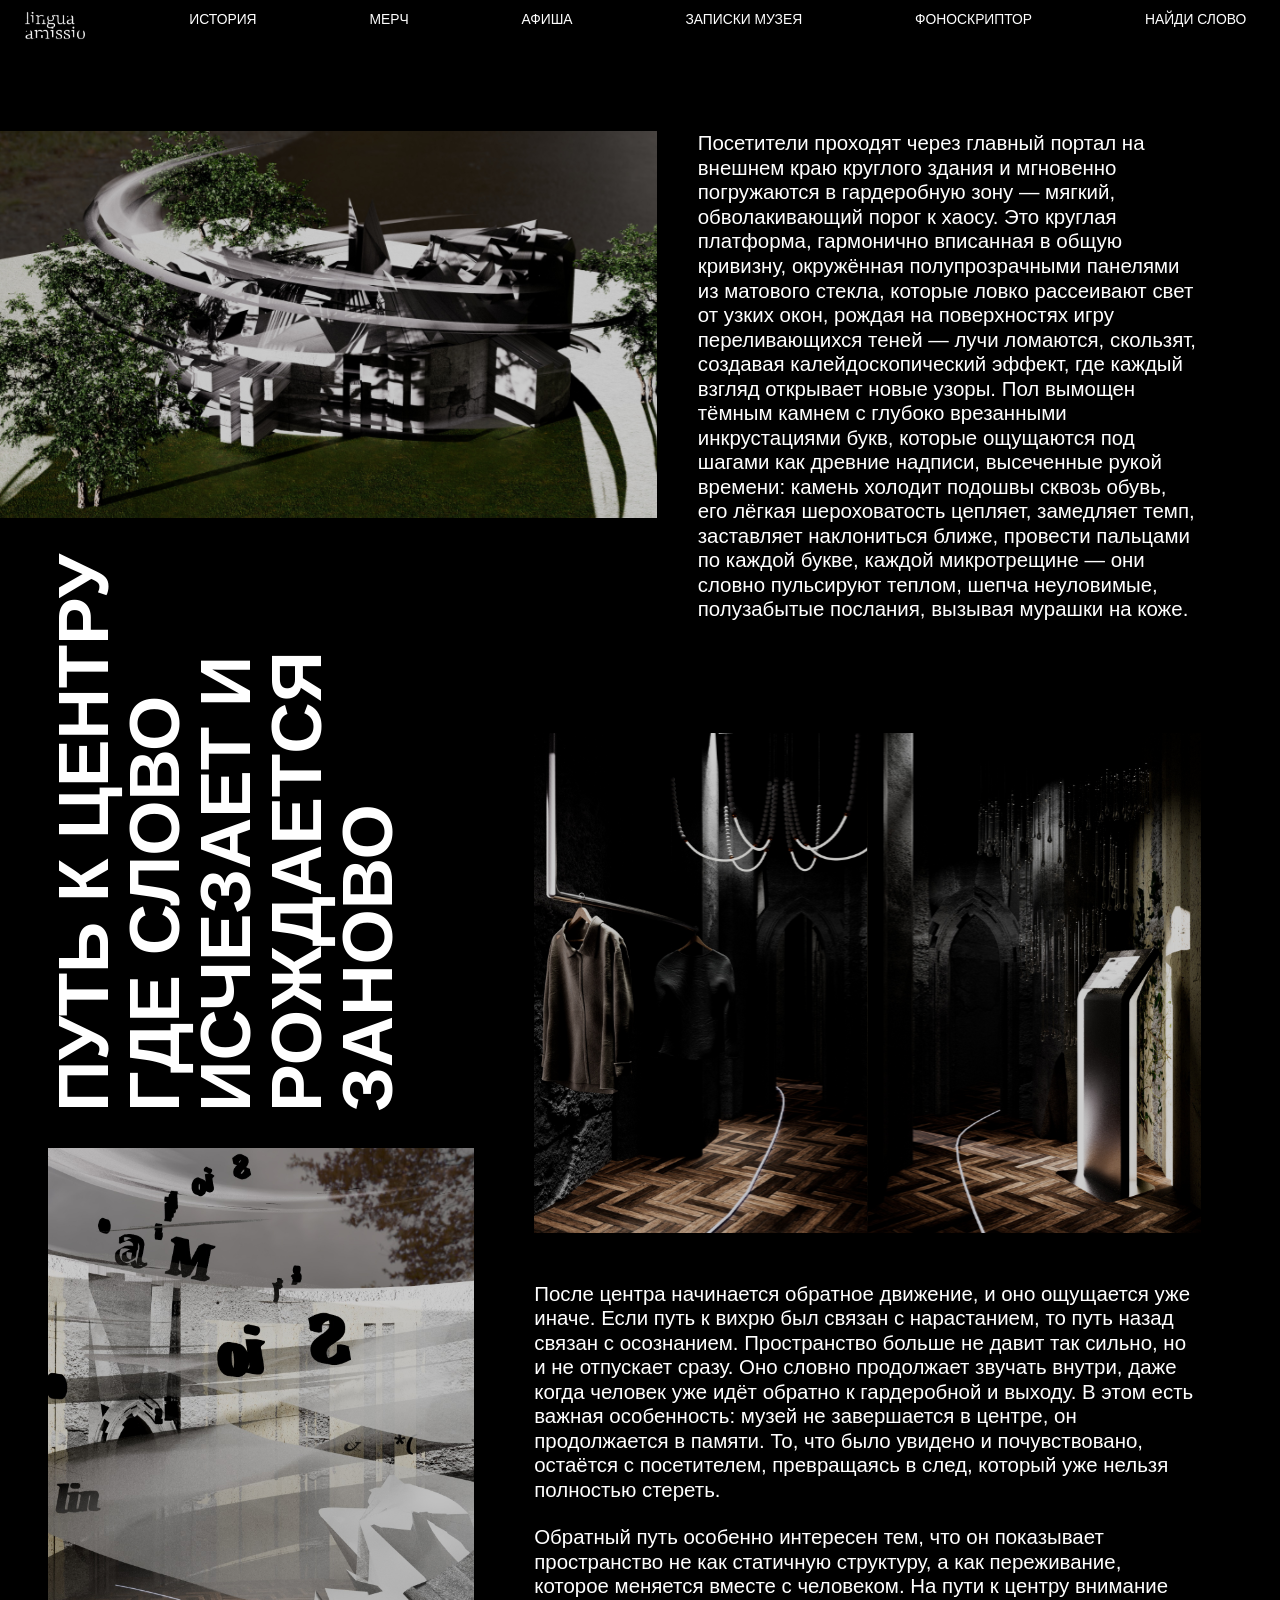
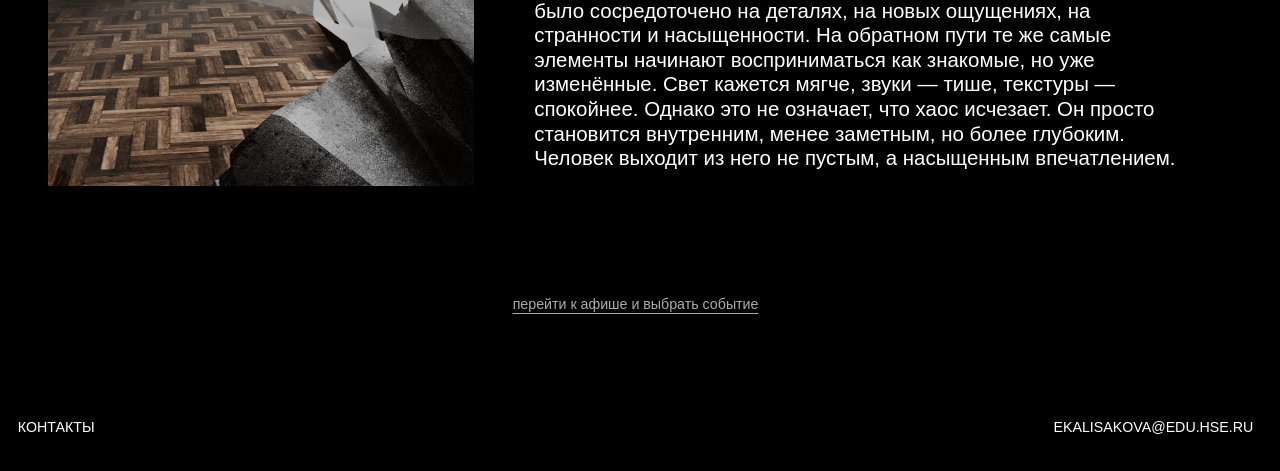
<file: history.html>
<!DOCTYPE html>
<html lang="en">
<head>
    <meta charset="UTF-8">
    <title>История</title>

    <link rel="stylesheet" href="./styles/header.css">
    <link rel="stylesheet" href="./styles/history.css">
</head>
<body>

    <header class="header">
        <a href="index.html" class="logo">
            <img src="assets/header_logo.png" alt="header_logo">
        </a>

        <nav class="nav">
            <ul class="nav-list">
                <li><a href="history.html">ИСТОРИЯ</a></li>
                <li><a href="merch.html">МЕРЧ</a></li>
                <li><a href="affiche.html">АФИША</a></li>
                <li><a href="museum_notes.html">ЗАПИСКИ МУЗЕЯ</a></li>
                <li><a href="https://isakovakatrin-beep.github.io/linguaamissio/" target="_blank">ФОНОСКРИПТОР</a></li>
                <li><a href="https://isakovakatrin-beep.github.io/1/" target="_blank">НАЙДИ СЛОВО</a></li>
            </ul>
        </nav>
    </header>

    <main class="page-content">

        <div class="content-columns">

            <div class="col-left">
                <img src="assets/history_page/left_top_img.svg" alt="left_top_img" class="img-top">

                <div class="vertical-title-wrapper">
                    <h1 class="vertical-title">ПУТЬ К ЦЕНТРУ<br>ГДЕ СЛОВО<br>ИСЧЕЗАЕТ И<br>РОЖДАЕТСЯ<br>ЗАНОВО</h1>
                </div>

                <img src="assets/history_page/left_bottom_img.svg" alt="left_bottom_img" class="img-bottom">
            </div>

            <div class="col-right">
                <div class="text-block text-top">
                    <p>Посетители проходят через главный портал на внешнем краю круглого здания и мгновенно погружаются в гардеробную зону — мягкий, обволакивающий порог к хаосу. Это круглая платформа, гармонично вписанная в общую кривизну, окружённая полупрозрачными панелями из матового стекла, которые ловко рассеивают свет от узких окон, рождая на поверхностях игру переливающихся теней — лучи ломаются, скользят, создавая калейдоскопический эффект, где каждый взгляд открывает новые узоры. Пол вымощен тёмным камнем с глубоко врезанными инкрустациями букв, которые ощущаются под шагами как древние надписи, высеченные рукой времени: камень холодит подошвы сквозь обувь, его лёгкая шероховатость цепляет, замедляет темп, заставляет наклониться ближе, провести пальцами по каждой букве, каждой микротрещине — они словно пульсируют теплом, шепча неуловимые, полузабытые послания, вызывая мурашки на коже.</p>
                </div>

                <img src="assets/history_page/right_top_img.svg" alt="Dark Room" class="img-middle">

                <div class="text-block text-bottom">
                    <p>После центра начинается обратное движение, и оно ощущается уже иначе. Если путь к вихрю был связан с нарастанием, то путь назад связан с осознанием. Пространство больше не давит так сильно, но и не отпускает сразу. Оно словно продолжает звучать внутри, даже когда человек уже идёт обратно к гардеробной и выходу. В этом есть важная особенность: музей не завершается в центре, он продолжается в памяти. То, что было увидено и почувствовано, остаётся с посетителем, превращаясь в след, который уже нельзя полностью стереть.</p>
                    <p>Обратный путь особенно интересен тем, что он показывает пространство не как статичную структуру, а как переживание, которое меняется вместе с человеком. На пути к центру внимание было сосредоточено на деталях, на новых ощущениях, на странности и насыщенности. На обратном пути те же самые элементы начинают восприниматься как знакомые, но уже изменённые. Свет кажется мягче, звуки — тише, текстуры — спокойнее. Однако это не означает, что хаос исчезает. Он просто становится внутренним, менее заметным, но более глубоким. Человек выходит из него не пустым, а насыщенным впечатлением.</p>
                </div>

            </div>

        </div>
    </main>

    <footer class="page-footer">
        <div class="footer-center">
            <a href="affiche.html" class="affiche-link">перейти к афише и выбрать событие</a>
        </div>

        <div class="footer-bottom">
            <span>КОНТАКТЫ</span>
            <a href="mailto:EKALISAKOVA@EDU.HSE.RU">EKALISAKOVA@EDU.HSE.RU</a>
        </div>
    </footer>

</body>
</html>
</file>
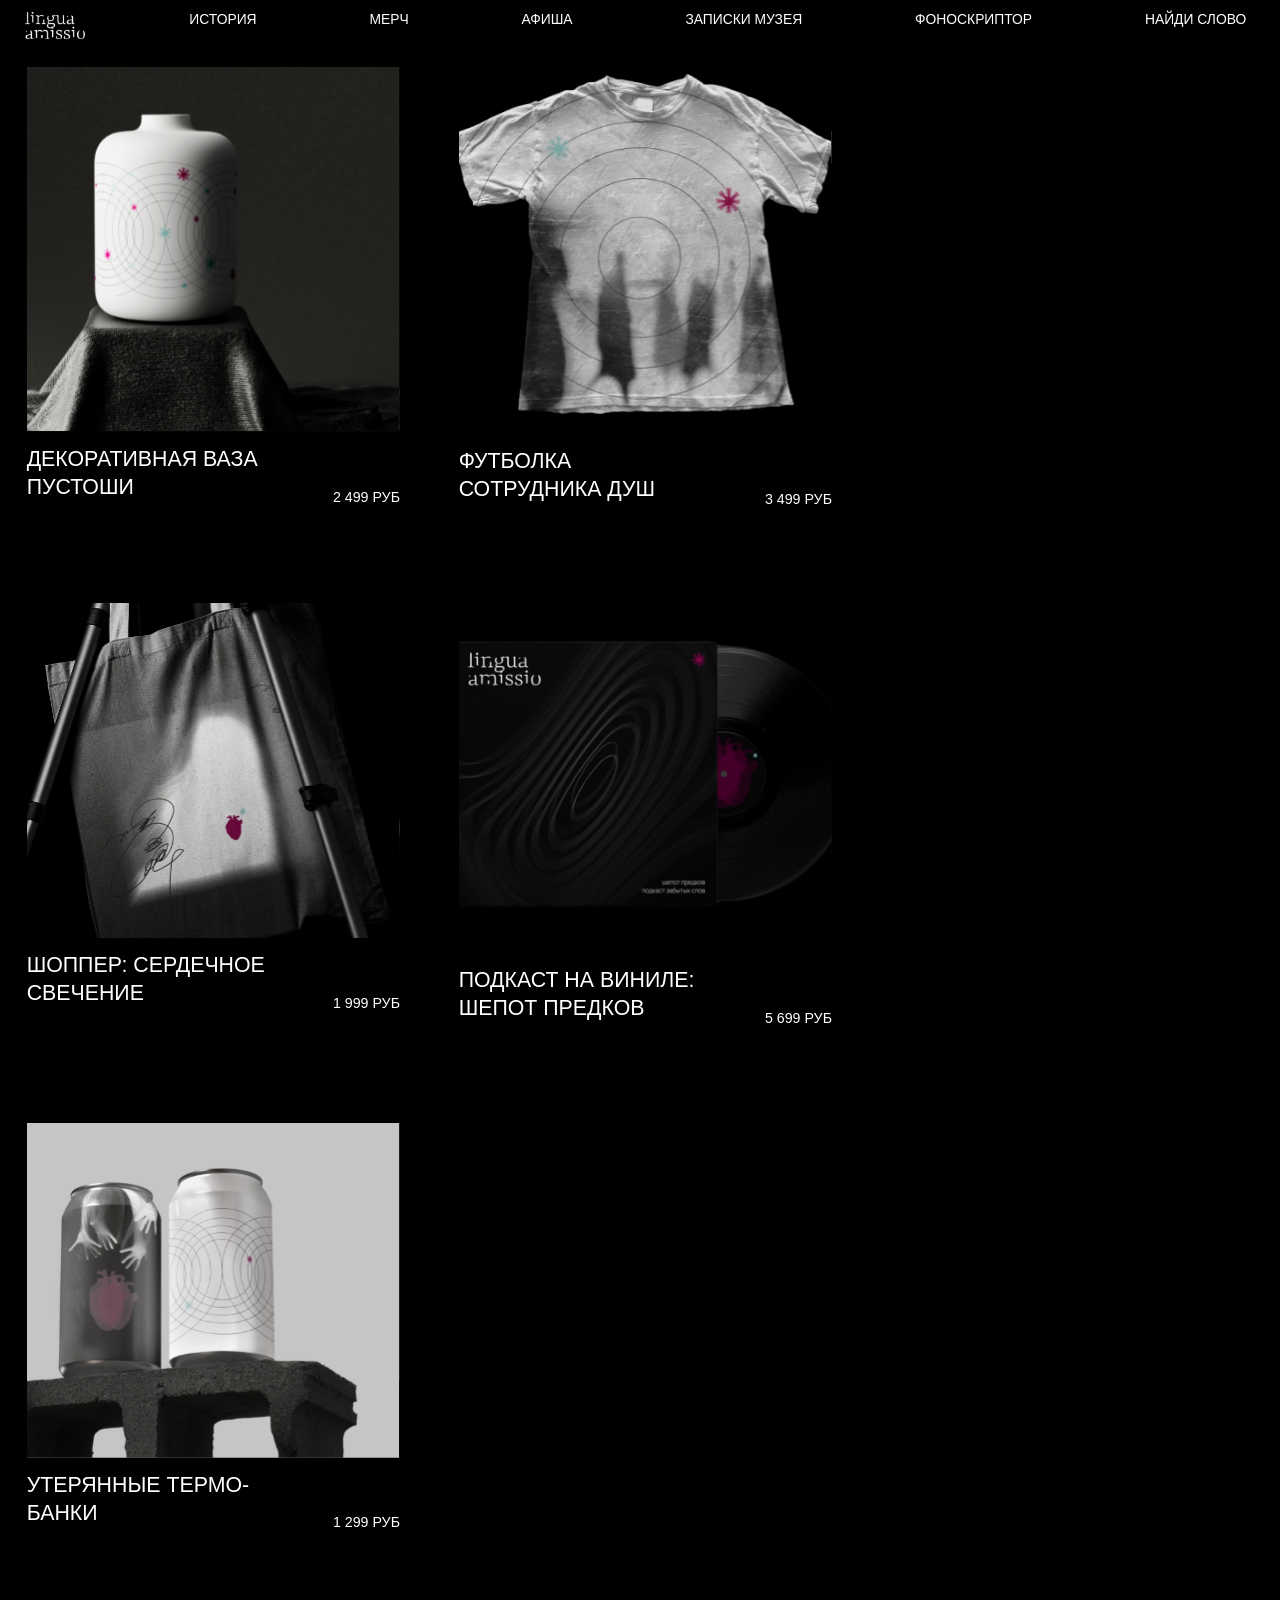
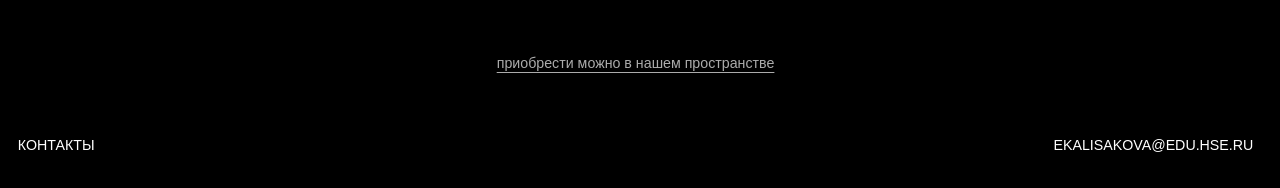
<file: merch.html>
<!DOCTYPE html>
<html lang="en">
<head>
    <meta charset="UTF-8">
    <title>Мерч</title>

    <link rel="stylesheet" href="./styles/header.css">
    <link rel="stylesheet" href="./styles/merch.css">

</head>
<body>

    <header class="header">
        <a href="index.html" class="logo">
            <img src="assets/header_logo.png" alt="header_logo">
        </a>

        <nav class="nav">
            <ul class="nav-list">
                <li><a href="history.html">ИСТОРИЯ</a></li>
                <li><a href="merch.html">МЕРЧ</a></li>
                <li><a href="affiche.html">АФИША</a></li>
                <li><a href="museum_notes.html">ЗАПИСКИ МУЗЕЯ</a></li>
                <li><a href="https://isakovakatrin-beep.github.io/linguaamissio/" target="_blank">ФОНОСКРИПТОР</a></li>
                <li><a href="https://isakovakatrin-beep.github.io/1/" target="_blank">НАЙДИ СЛОВО</a></li>
            </ul>
        </nav>
    </header>

    <main class="page-content">

        <section class="merch-grid">

            <article class="product-card">
                <img src="assets/merch_page/vase.svg" alt="Декоративная ваза пустоши" class="product-image">
                <div class="product-info">
                    <h2 class="product-title">ДЕКОРАТИВНАЯ ВАЗА ПУСТОШИ</h2>
                    <p class="product-price">2 499 РУБ</p>
                </div>
            </article>

            <article class="product-card">
                <img src="assets/merch_page/shirt.svg" alt="Футболка сотрудника душ" class="product-image">
                <div class="product-info">
                    <h2 class="product-title">ФУТБОЛКА СОТРУДНИКА ДУШ</h2>
                    <p class="product-price">3 499 РУБ</p>
                </div>
            </article>

            <article class="product-card">
                <img src="assets/merch_page/bag.svg" alt="Шоппер: сердечное свечение" class="product-image">
                <div class="product-info">
                    <h2 class="product-title">ШОППЕР: СЕРДЕЧНОЕ СВЕЧЕНИЕ</h2>
                    <p class="product-price">1 999 РУБ</p>
                </div>
            </article>

            <article class="product-card">
                <img src="assets/merch_page/vinyl.svg" alt="Подкаст на виниле: шепот предков" class="product-image">
                <div class="product-info">
                    <h2 class="product-title">ПОДКАСТ НА ВИНИЛЕ: ШЕПОТ ПРЕДКОВ</h2>
                    <p class="product-price">5 699 РУБ</p>
                </div>
            </article>

            <article class="product-card">
                <img src="assets/merch_page/banks.svg" alt="Утерянные термо-банки" class="product-image">
                <div class="product-info">
                    <h2 class="product-title">УТЕРЯННЫЕ ТЕРМО-БАНКИ</h2>
                    <p class="product-price">1 299 РУБ</p>
                </div>
            </article>

        </section>

    </main>

    <footer class="page-footer">
        <div class="footer-center">
            <a href="merch.html" class="purchase-info" >приобрести можно в нашем пространстве</a>
        </div>

        <div class="footer-bottom">
            <span>КОНТАКТЫ</span>
            <a href="mailto:EKALISAKOVA@EDU.HSE.RU">EKALISAKOVA@EDU.HSE.RU</a>
        </div>
    </footer>

</body>
</html>
</file>
<file: styles/header.css>
.header *, .header *::before, .header *::after {
    box-sizing: border-box;
}

.header {
    position: fixed;
    top: 0;
    left: 0;
    width: 100%;
    height: calc((74.75 / 1440) * 100vw);
    background-color: #000000;

    display: flex;
    align-items: flex-start;

    padding-left: calc((27 / 1440) * 100vw);
    padding-right: calc((19 / 1440) * 100vw);
    z-index: 1000;

    box-sizing: border-box;
}

.header .logo {
    display: block;
    width: calc((74 / 1440) * 100vw);
    height: calc((37.3 / 1440) * 100vw);
    margin-top: calc((10 / 1440) * 100vw);
    flex-shrink: 0;
}

.header .logo img {
    width: 100%;
    height: 100%;
    object-fit: contain;
    display: block;
}

.header .nav {
    flex: 1;
    margin-left: calc((112 / 1440) * 100vw);
    margin-right: calc((19 / 1440) * 100vw);
}

.header .nav-list {
    display: flex;
    justify-content: space-between;
    list-style: none;
    margin: 0;
    padding: 0;
}

.header .nav-list a {
    display: block;
    margin-top: calc((15 / 1440) * 100vw);
    color: #FFFFFF;
    text-decoration: none;

    /*параметры тепографии из Фигмы*/
    font-family: 'Helvetica', Arial, sans-serif;
    font-size: calc((15.59 / 1440) * 100vw);
    font-weight: 400;
    line-height: 100%;
    letter-spacing: 0;
    text-transform: uppercase;

    /*затухнание при наведении*/
    transition: opacity 0.2s ease;
}

.header.nav-list a:hover {
    opacity: 0.7;
}
</file>
<file: styles/history.css>
/*Базовая настройка всей страницы*/
body {
    background-color: #000000;
    color: #FFFFFF;
    margin: 0;
    font-family: 'Helvetica', Arial, sans-serif;

    overflow-x: hidden;
}

/*весь main контейнер*/
.page-content {
    width: 100%;
    padding-top: calc((147.75 / 1440) * 100vw);
    box-sizing: border-box;
}

/*общие настройки макета колонок*/
.content-columns {
    display: flex;
    box-sizing: border-box;

    width: 100%;

}

/*левая колонка*/
.col-left {
    /*739 в макете вида 1440px переводим в проценты от экрана*/
    width: calc((739 / 1440) * 100vw);
    display: flex;
    flex-direction: column;
    align-items: flex-start;

    flex-shrink: 0;
}

.img-top {
    width: 100%;
    height: auto;
    display: block;
}

.vertical-title-wrapper {
    margin-top: 36px;
    margin-left: calc((54 / 1440) * 100vw);
}

.vertical-title {
    writing-mode: vertical-rl;
    transform: rotate(180deg);
    font-size: calc((80 / 1440) * 100vw);
    font-weight: 700;
    line-height: 100%;
    text-transform: uppercase;
    margin: 0;
    white-space: nowrap;
}

.img-bottom {
    width: calc((479 / 1440) * 100vw);
    height: auto;
    margin-top: 36px;
    margin-left: calc((54 / 1440) * 100vw);
}

/*правая колонка*/
.col-right {
    width: calc((750 / 1440) * 100vw);
    display: flex;
    flex-direction: column;
    align-items: flex-start;

    flex-shrink: 0;
}

.text-block {
    font-size: calc((23 / 1440) * 100vw);
    font-weight: 400;
    line-height: 120%;
    margin: 0;
}

.text-block p {
    margin: 0;
}

.text-block p + p {
    margin-top: 23px;
}

.text-top {
    width: calc((566 / 1440) * 100vw);
    margin-left: calc((46 / 1440) * 100vw);
}

.img-middle {
    width: calc((750 / 1440) * 100vw);
    height: auto;
    margin-top: 111px;
    margin-left: calc((-138 / 1440) * 100vw);
}

.text-bottom {
    width: calc((750 / 1440) * 100vw);
    margin-top: 49px;
    margin-left: calc((-138 / 1440) * 100vw);
}

/*футер*/
.page-footer {
    margin: calc((123 / 1440) * 100vw) calc((30 / 1440) * 100vw) calc((41 / 1440) * 100vw) calc((20 / 1440) * 100vw);
}

.footer-center {
    text-align: center;
    margin-bottom: calc((120 / 1440) * 100vw);
}

.affiche-link {
    color: #ACACAC;
    font-size: calc((16 / 1440) * 100vw);
    line-height: 100%;
    text-decoration: underline;
    text-underline-offset: 4px;
    transition: opacity 0.2s ease;
}

.affiche-link:hover {
    opacity: 0.7;
    text-decoration: none;
}

.footer-bottom {
    width: 100%;
    display: flex;
    justify-content: space-between;
    font-size: calc((16 / 1440) * 100vw);
    line-height: 100%;
}

.footer-bottom a {
    color: #FFFFFF;
    text-decoration: none;
    transition: opacity 0.2s ease;
}

.footer-bottom a:hover {
    opacity: 0.7;
}
</file>
<file: styles/merch.css>
body {
    background-color: #000000;
    color: #FFFFFF;
    margin: 0;
    font-family: 'Helvetica', Arial, sans-serif;

    overflow-x: hidden;
}

.page-content {
    width: 100%;
    /*padding: calc((75 / 1440) * 100vw) calc((30 / 1440) * 100vw) calc((100 / 1440) * 100vw);*/
    /*padding: calc((75 / 1440) * 100vw) calc((30 / 1440) * 100vw);*/

    padding-top: calc((75 / 1440) * 100vw);
    padding-left: calc((30 / 1440) * 100vw);
    padding-right: calc((30 / 1440) * 100vw);

    box-sizing: border-box;
}

/*НАСТРОЙКА СЕТКИ*/
.merch-grid {
    display: grid;
    grid-template-columns: repeat(2, calc((420 / 1440) * 100vw));

    column-gap: calc((66 /1440) * 100vw);
    row-gap: calc((93 / 1440) * 100vw);

    justify-content: start;

    /*padding-bottom: calc((150 / 1440) * 100vw);*/
}

.product-image {
    width: 100%;
    height: auto;
    display: block;
}

.product-info {
    display: flex;
    justify-content: space-between;
    align-items: flex-start;
    margin-top: calc((16 / 1440) * 100vw);
    gap: calc((20 / 1440) * 100vw);
}

.product-title {
    font-size: calc((24 / 1440) * 100vw);
    font-weight: normal;
    margin: 0;
    line-height: 1.3;
    max-width: 65%;
    text-transform: uppercase;
}

.product-price {
    font-size: calc((16 / 1440) * 100vw);
    margin-top: calc((48 / 1440) * 100vw);
    white-space: nowrap;
    text-align: right;
}

/*ФУТЕР*/
.page-footer {
    margin: calc((123 / 1440) * 100vw) calc((30 / 1440) * 100vw) calc((41 / 1440) * 100vw) calc((20 / 1440) * 100vw);

}
.footer-center {
    text-align: center;
    margin-bottom: calc((74 / 1440) * 100vw);
}

.purchase-info {
    color: #ACACAC;
    font-size: calc((16 / 1440) * 100vw);
    line-height: 100%;
    text-decoration: underline;
    text-underline-offset: 4px;
    transition: opacity 0.2s ease;
}

.purchase-info:hover {
    opacity: 0.7;
    text-decoration: none;
}

.footer-bottom {
    width: 100%;
    display: flex;
    justify-content: space-between;
    font-size: calc((16 / 1440) * 100vw);
    line-height: 100%;
}

.footer-bottom a {
    color: #FFFFFF;
    text-decoration: none;
    transition: opacity 0.2s ease;
}

.footer-bottom a:hover {
    opacity: 0.7;
}

@media (max-width: 768px) {
    .merch-grid {
        grid-template-columns: 1fr;
        padding-bottom: 0;
    }
}
</file>
